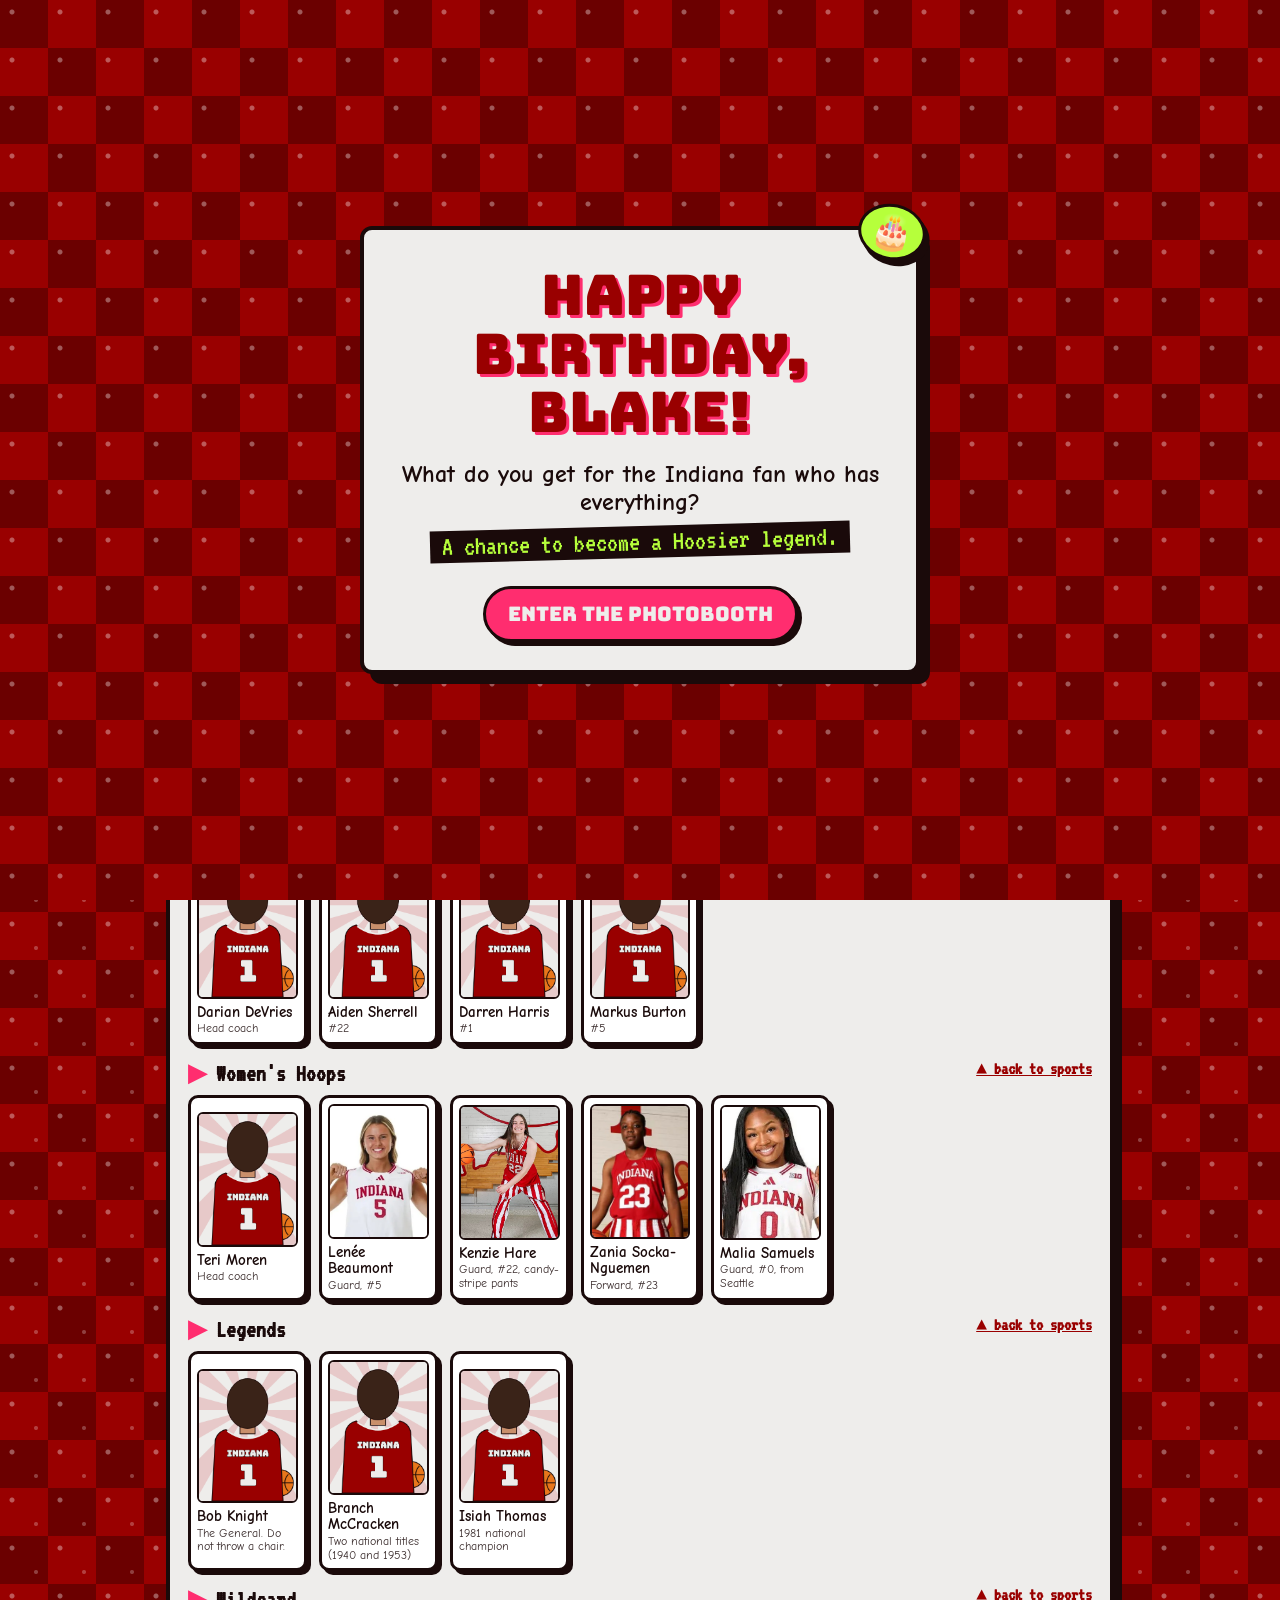
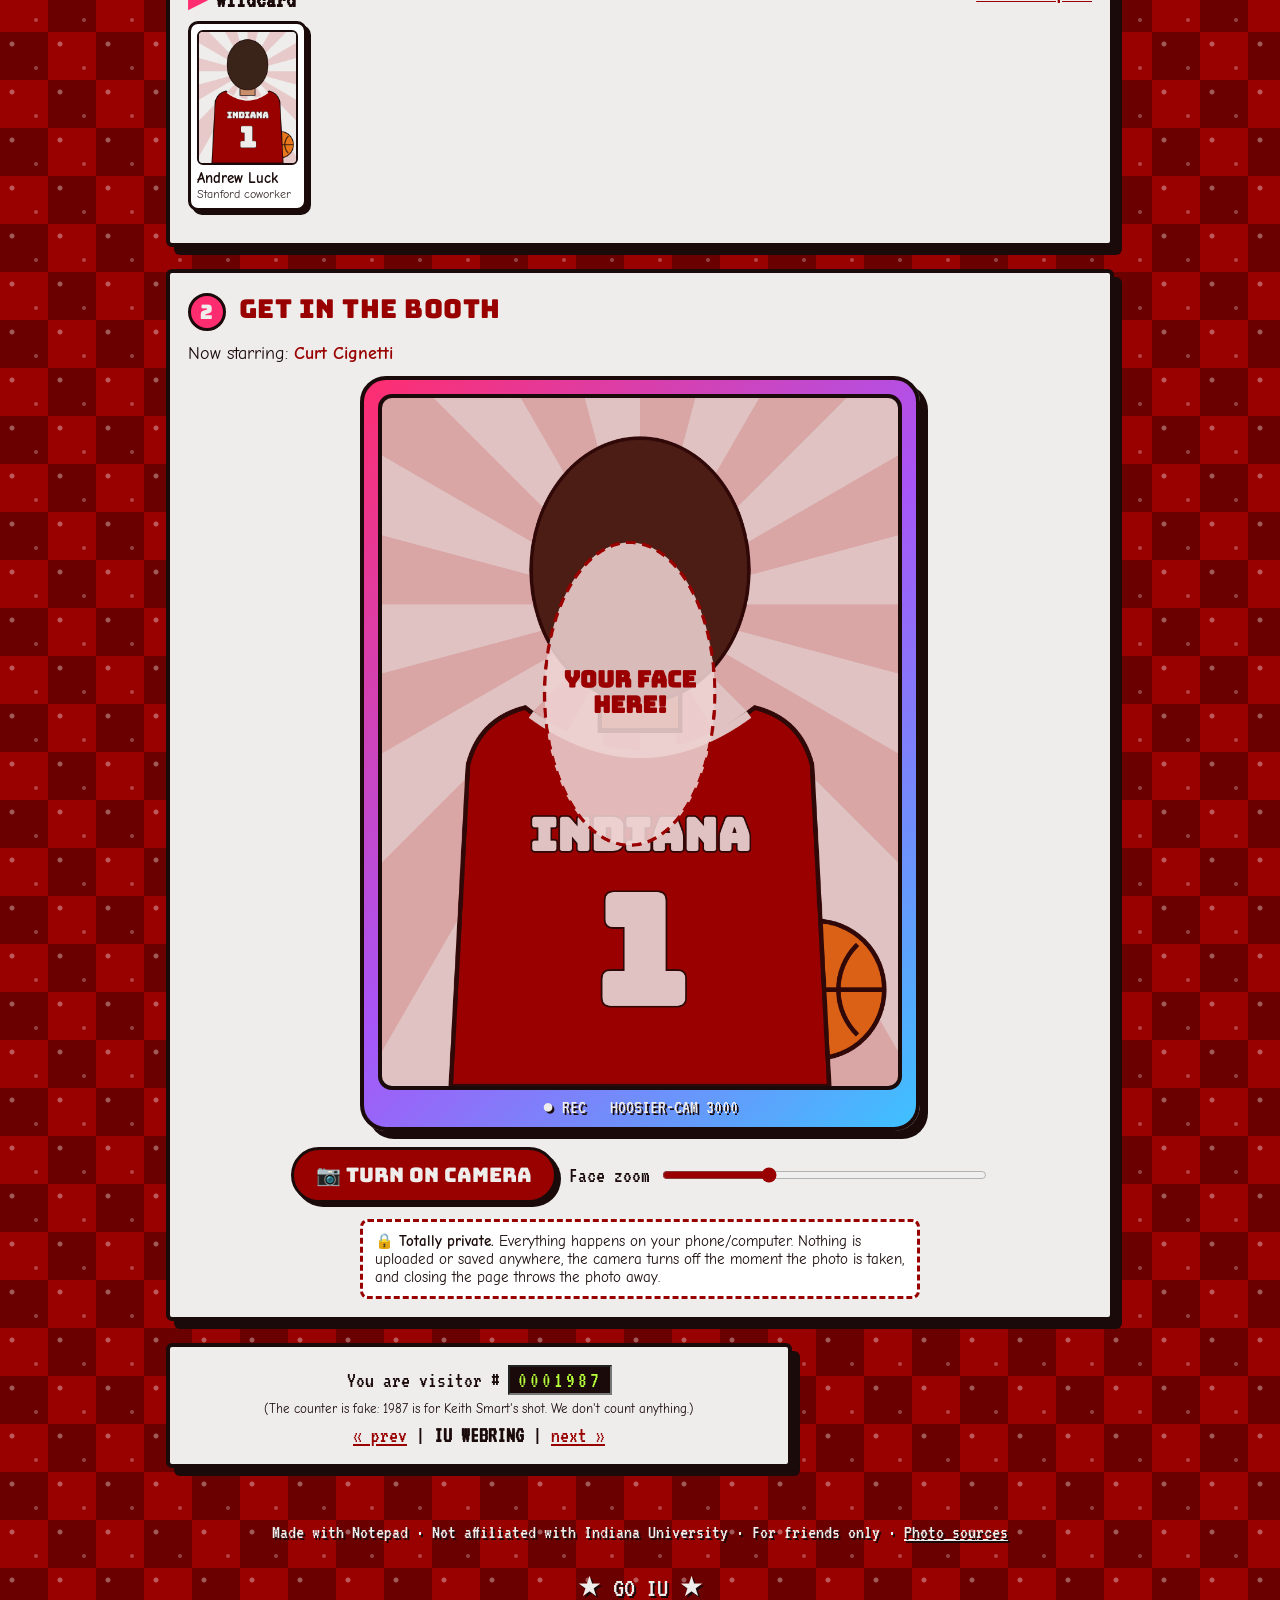
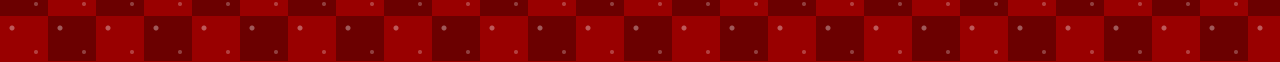
<file: index.html>
<!DOCTYPE html>
<html lang="en">
<head>
  <meta charset="utf-8">
  <meta name="viewport" content="width=device-width, initial-scale=1">
  <title>Hoosier Daddy Photobooth</title>
  <meta name="description" content="Put your face on an Indiana Hoosiers legend. Nothing is uploaded or saved.">
  <link rel="preconnect" href="https://fonts.googleapis.com">
  <link rel="preconnect" href="https://fonts.gstatic.com" crossorigin>
  <link href="https://fonts.googleapis.com/css2?family=Bungee&family=Bungee+Shade&family=Comic+Neue:wght@400;700&family=VT323&display=swap" rel="stylesheet">
  <link rel="stylesheet" href="style.css">
  <link rel="icon" href="data:image/svg+xml,%3Csvg xmlns='http://www.w3.org/2000/svg' viewBox='0 0 100 100'%3E%3Crect width='100' height='100' fill='%23990000'/%3E%3Ctext x='50' y='72' font-size='64' text-anchor='middle' fill='%23EEEDEB' font-family='Arial Black'%3EIU%3C/text%3E%3C/svg%3E">
</head>
<body class="splash-open">
  <div id="splash" class="splash" role="dialog" aria-modal="true" aria-labelledby="splash-title">
    <div class="splash-card">
      <div class="sticker splash-sticker" aria-hidden="true">🎂</div>
      <h1 id="splash-title" class="splash-title">Happy Birthday, Blake!</h1>
      <p id="splash-question" class="splash-question">What do you get for the Indiana fan who has everything?</p>
      <p id="splash-answer" class="splash-answer">A chance to become a Hoosier legend.</p>
      <div class="loadbar" aria-hidden="true"><span></span></div>
      <p class="loading-text" id="loading-text">LOADING LEGENDS...</p>
      <button id="enter-btn" class="btn btn-big btn-hot" type="button">ENTER THE PHOTOBOOTH</button>
    </div>
  </div>

  <div class="marquee" aria-hidden="true">
    <div class="marquee-track">
      <span>★ WELCOME TO THE HOOSIER DADDY PHOTOBOOTH ★ SIGN THE GUESTBOOK (just kidding, there is no guestbook) ★ GO IU! ★ NATIONAL CHAMPS ★ BEST VIEWED AT 800x600 ★ </span>
      <span>★ WELCOME TO THE HOOSIER DADDY PHOTOBOOTH ★ SIGN THE GUESTBOOK (just kidding, there is no guestbook) ★ GO IU! ★ NATIONAL CHAMPS ★ BEST VIEWED AT 800x600 ★ </span>
    </div>
  </div>

  <header class="hero">
    <div class="sticker sticker-new">NEW!</div>
    <div class="sticker sticker-cool">GO<br>IU</div>
    <h1 id="site-title">HOOSIER DADDY PHOTOBOOTH</h1>
    <p id="site-tagline" class="tagline">Put your face on a Hoosier legend</p>
    <div class="construction" aria-hidden="true"><span>🚧 UNDER CONSTRUCTION FOREVER 🚧</span></div>
  </header>

  <main>
    <section class="panel" id="pick-panel">
      <h2><span class="step">1</span> Pick your legend</h2>
      <nav id="jump-nav" class="jump-nav" aria-label="Jump to a sport"></nav>
      <div id="shelves"></div>
    </section>

    <section class="panel booth-panel" id="booth-panel">
      <h2><span class="step">2</span> Get in the booth</h2>
      <p class="now-playing">Now starring: <b id="now-name">…</b></p>

      <div class="tv">
        <div class="tv-screen">
          <canvas id="stage" aria-label="Photobooth preview"></canvas>
          <div id="countdown" class="countdown" hidden></div>
          <div id="flash" class="flash"></div>
        </div>
        <div class="tv-label">● REC &nbsp; HOOSIER-CAM 3000</div>
      </div>

      <div class="controls" id="live-controls">
        <button id="camera-btn" class="btn btn-big">📷 TURN ON CAMERA</button>
        <button id="snap-btn" class="btn btn-big btn-hot" hidden>SNAP IT! (3-2-1)</button>
        <label class="zoom" id="zoom-wrap" hidden>
          Face zoom
          <input type="range" id="zoom" min="1" max="3.5" step="0.05">
        </label>
        <p class="privacy">🔒 <b>Totally private.</b> Everything happens on your phone/computer. Nothing is uploaded or saved anywhere, the camera turns off the moment the photo is taken, and closing the page throws the photo away.</p>
        <p id="camera-error" class="error" hidden></p>
      </div>

      <div class="result" id="result" hidden>
        <img id="result-img" alt="Your photobooth picture">
        <div class="controls">
          <a id="save-btn" class="btn btn-big" download>💾 SAVE</a>
          <button id="share-btn" class="btn btn-big btn-sky" hidden>📤 SHARE</button>
          <button id="retake-btn" class="btn btn-big btn-hot">🔁 RETAKE</button>
        </div>
        <p id="share-tip" class="tip">Tap Share to send it to your group chat, Instagram or AirDrop.</p>
      </div>
    </section>

    <section class="panel side-panel">
      <div class="counter" title="hit counter (vibes only)">
        <span class="counter-label">You are visitor #</span>
        <span class="counter-digits">0001987</span>
      </div>
      <p class="small">(The counter is fake: 1987 is for Keith Smart's shot. We don't count anything.)</p>
      <div class="webring">
        <a href="#pick-panel">« prev</a> | <b>IU WEBRING</b> | <a href="#booth-panel">next »</a>
      </div>
    </section>

  </main>

  <footer>
    <p>Made with Notepad · Not affiliated with Indiana University · For friends only · <a href="https://github.com/hoosierdaddybg/photobooth/blob/main/CREDITS.md">Photo sources</a></p>
    <p class="blink">★ GO IU ★</p>
  </footer>

  <script src="settings.js"></script>
  <script src="photobooth.js"></script>
</body>
</html>
</file>
<file: style.css>
:root {
  --crimson: #990000;
  --crimson-dark: #6b0000;
  --cream: #EEEDEB;
  --cream-dark: #DCD5C4;
  --ink: #1a0a0a;
  --hot: #ff2d6f;
  --sky: #3ec1ff;
  --lime: #b6ff3b;
  --shadow: 5px 5px 0 var(--ink);
}

* { box-sizing: border-box; }

html { -webkit-text-size-adjust: 100%; }

body {
  margin: 0;
  color: var(--ink);
  font-family: "Comic Neue", "Comic Sans MS", "Comic Sans", cursive;
  font-size: 17px;
  /* Angelfire-style tiled background: crimson/cream checker with stars */
  background-color: var(--crimson);
  background-image:
    radial-gradient(circle at 25% 25%, rgba(255,255,255,.35) 0 2px, transparent 3px),
    radial-gradient(circle at 75% 75%, rgba(255,255,255,.25) 0 1.5px, transparent 2.5px),
    conic-gradient(var(--crimson) 25%, var(--crimson-dark) 0 50%, var(--crimson) 0 75%, var(--crimson-dark) 0);
  background-size: 48px 48px, 48px 48px, 96px 96px;
  overflow-x: hidden;
}

/* ---------- marquee ---------- */
.marquee {
  background: var(--ink);
  color: var(--lime);
  font-family: "VT323", monospace;
  font-size: 22px;
  overflow: hidden;
  white-space: nowrap;
  border-bottom: 3px solid var(--cream);
}
.marquee-track { display: inline-flex; animation: scroll 28s linear infinite; }
.marquee-track span { padding: 4px 0; }
@keyframes scroll { to { transform: translateX(-50%); } }

/* ---------- header ---------- */
.hero {
  position: relative;
  text-align: center;
  padding: 36px 16px 20px;
  max-width: 980px;
  margin: 0 auto;
}
.hero h1 {
  /* Retro marquee sign: solid cream letters on a dark panel so the
     title stays readable over the crimson checkerboard. */
  display: inline-block;
  font-family: "Bungee", Impact, sans-serif;
  font-weight: 400;
  font-size: clamp(30px, 7vw, 68px);
  line-height: 1.05;
  margin: 0;
  padding: 14px 22px 16px;
  color: var(--cream);
  background: var(--ink);
  border: 4px solid var(--cream);
  border-radius: 10px;
  box-shadow: 8px 8px 0 var(--hot);
  text-shadow: 3px 3px 0 var(--crimson);
  transform: rotate(-2deg);
}
.tagline {
  display: inline-block;
  margin: 18px 0 8px;
  padding: 6px 14px;
  background: var(--cream);
  border: 3px solid var(--ink);
  box-shadow: var(--shadow);
  font-weight: 700;
  transform: rotate(1.5deg);
}
.construction {
  margin: 16px auto 0;
  max-width: 420px;
  padding: 6px;
  font-family: "VT323", monospace;
  font-size: 20px;
  background: repeating-linear-gradient(45deg, #ffd400 0 16px, var(--ink) 16px 32px);
  border: 3px solid var(--ink);
}
.construction span { background: #ffd400; padding: 0 8px; }

.sticker {
  position: absolute;
  font-family: "Bungee", Impact, sans-serif;
  border: 3px solid var(--ink);
  box-shadow: var(--shadow);
  text-align: center;
  line-height: 1;
  z-index: 2;
}
.sticker-new {
  top: 14px; left: 4%;
  background: var(--lime);
  padding: 10px 12px;
  border-radius: 50%;
  transform: rotate(-14deg);
  animation: wobble 1.2s ease-in-out infinite;
}
.sticker-cool {
  top: 20px; right: 4%;
  background: var(--sky);
  padding: 12px 10px;
  border-radius: 14px;
  transform: rotate(12deg);
  font-size: 18px;
}
@keyframes wobble { 50% { transform: rotate(-4deg) scale(1.1); } }

/* ---------- layout ---------- */
main {
  max-width: 980px;
  margin: 0 auto;
  padding: 0 16px 24px;
  display: grid;
  gap: 22px;
}

.panel {
  background: var(--cream);
  border: 4px solid var(--ink);
  border-radius: 6px;
  box-shadow: 8px 8px 0 var(--ink);
  padding: 18px;
  min-width: 0;
}
.panel h2 {
  font-family: "Bungee", Impact, sans-serif;
  font-weight: 400;
  color: var(--crimson);
  margin: 0 0 12px;
  font-size: 26px;
  letter-spacing: .5px;
}
.step {
  display: inline-grid;
  place-items: center;
  width: 38px; height: 38px;
  background: var(--hot);
  color: var(--cream);
  border: 3px solid var(--ink);
  border-radius: 50%;
  margin-right: 6px;
  font-size: 20px;
  vertical-align: middle;
}

/* ---------- picker ---------- */
.jump-nav {
  display: flex;
  flex-wrap: wrap;
  gap: 10px;
  margin: 0 0 14px;
  padding: 10px;
  background: #fff;
  border: 3px dashed var(--crimson);
  border-radius: 8px;
}
.jump-nav:empty { display: none; }
.jump-btn {
  font-family: "Bungee", Impact, sans-serif;
  font-size: 15px;
  text-decoration: none;
  color: var(--cream);
  background: var(--crimson);
  border: 3px solid var(--ink);
  border-radius: 999px;
  padding: 8px 14px;
  box-shadow: 3px 3px 0 var(--ink);
  transition: transform .08s, box-shadow .08s;
}
.jump-btn:nth-child(even) { background: var(--cream); color: var(--crimson); }
.jump-btn:hover { transform: translate(-1px, -1px); box-shadow: 4px 4px 0 var(--ink); }
.jump-btn:active { transform: translate(2px, 2px); box-shadow: 1px 1px 0 var(--ink); }
.jump-btn:focus-visible { outline: 4px dashed var(--sky); outline-offset: 3px; }
.shelf { margin-bottom: 14px; scroll-margin-top: 12px; }
.back-top {
  float: right;
  font-size: 18px;
  color: var(--crimson);
  text-decoration: underline;
}
.back-top:hover { color: var(--hot); }
.shelf h3 {
  font-family: "VT323", monospace;
  font-size: 24px;
  margin: 8px 0;
  color: var(--ink);
}
.shelf h3::before { content: "▶ "; color: var(--hot); }
.cards {
  display: grid;
  grid-template-columns: repeat(auto-fill, minmax(118px, 1fr));
  gap: 12px;
}
.card {
  appearance: none;
  font: inherit;
  text-align: left;
  cursor: pointer;
  background: #fff;
  border: 3px solid var(--ink);
  border-radius: 10px;
  padding: 6px;
  box-shadow: 4px 4px 0 var(--ink);
  transition: transform .1s;
  color: var(--ink);
}
.card:hover { transform: translate(-2px, -2px) rotate(-1deg); }
.card:focus-visible { outline: 4px dashed var(--sky); outline-offset: 2px; }
.card[aria-pressed="true"] {
  background: var(--crimson);
  color: var(--cream);
  box-shadow: 4px 4px 0 var(--hot);
}
.card .thumb {
  width: 100%;
  aspect-ratio: 3 / 4;
  object-fit: cover;
  display: block;
  border: 2px solid var(--ink);
  border-radius: 6px;
  background: var(--cream-dark);
}
.card .card-name { display: block; font-weight: 700; font-size: 15px; margin-top: 5px; line-height: 1.1; }
.card .card-cap { display: block; font-size: 12px; line-height: 1.15; margin-top: 2px; opacity: .85; }
.card .needs {
  display: inline-block;
  background: #ffd400;
  color: var(--ink);
  font-size: 11px;
  font-weight: 700;
  padding: 1px 5px;
  border: 2px solid var(--ink);
  border-radius: 4px;
  margin-top: 4px;
}

/* ---------- booth ---------- */
.now-playing { margin: 0 0 12px; font-size: 18px; }
.now-playing b { color: var(--crimson); }

.tv {
  max-width: 560px;
  margin: 0 auto;
  padding: 14px 14px 8px;
  background: linear-gradient(135deg, var(--hot), #a855f7 50%, var(--sky));
  border: 4px solid var(--ink);
  border-radius: 26px;
  box-shadow: 8px 8px 0 var(--ink);
}
.tv-screen {
  position: relative;
  border: 4px solid var(--ink);
  border-radius: 14px;
  overflow: hidden;
  background: var(--ink);
  line-height: 0;
}
#stage { width: 100%; height: auto; display: block; }
.tv-label {
  font-family: "VT323", monospace;
  font-size: 20px;
  color: var(--cream);
  text-shadow: 2px 2px 0 var(--ink);
  padding-top: 6px;
  text-align: center;
}

.countdown {
  position: absolute;
  inset: 0;
  display: grid;
  place-items: center;
  font-family: "Bungee", Impact, sans-serif;
  font-size: clamp(90px, 30vw, 220px);
  line-height: 1;
  color: var(--cream);
  -webkit-text-stroke: 6px var(--ink);
  text-shadow: 8px 8px 0 var(--hot);
  background: rgba(153, 0, 0, .18);
  pointer-events: none;
}
.countdown.pop span { animation: pop .9s ease-out both; }
@keyframes pop { 0% { transform: scale(2.2) rotate(-12deg); opacity: 0; } 25% { opacity: 1; } 100% { transform: scale(.9) rotate(4deg); } }
.flash {
  position: absolute; inset: 0;
  background: #fff;
  opacity: 0;
  pointer-events: none;
}
.flash.go { animation: flash .5s ease-out; }
@keyframes flash { 0% { opacity: 1; } 100% { opacity: 0; } }

.controls {
  display: flex;
  flex-wrap: wrap;
  justify-content: center;
  align-items: center;
  gap: 12px;
  margin-top: 16px;
}
.btn {
  appearance: none;
  font-family: "Bungee", Impact, sans-serif;
  font-size: 18px;
  text-decoration: none;
  cursor: pointer;
  color: var(--cream);
  background: var(--crimson);
  border: 3px solid var(--ink);
  border-radius: 999px;
  padding: 12px 22px;
  box-shadow: 4px 4px 0 var(--ink);
  transition: transform .08s, box-shadow .08s;
}
.btn:hover { transform: translate(-1px, -1px); box-shadow: 5px 5px 0 var(--ink); }
.btn:active { transform: translate(3px, 3px); box-shadow: 1px 1px 0 var(--ink); }
.btn:disabled { opacity: .55; cursor: wait; }
.btn:focus-visible { outline: 4px dashed var(--sky); outline-offset: 3px; }
.btn-hot { background: var(--hot); }
.btn-sky { background: var(--sky); color: var(--ink); }
.btn-big { font-size: 20px; }

.zoom {
  display: flex;
  align-items: center;
  gap: 10px;
  font-family: "VT323", monospace;
  font-size: 22px;
  width: 100%;
  max-width: 420px;
  justify-content: center;
}
.zoom input { flex: 1; accent-color: var(--crimson); }

.privacy {
  flex-basis: 100%;
  max-width: 560px;
  margin: 4px auto 0;
  padding: 10px 12px;
  background: #fff;
  border: 3px dashed var(--crimson);
  border-radius: 8px;
  font-size: 15px;
}
.error {
  flex-basis: 100%;
  max-width: 560px;
  margin: 0 auto;
  padding: 10px 12px;
  background: #ffe0e0;
  border: 3px solid var(--crimson);
  border-radius: 8px;
  font-weight: 700;
}

.result { text-align: center; }
.result img {
  max-width: min(560px, 100%);
  width: 100%;
  border: 4px solid var(--ink);
  border-radius: 8px;
  box-shadow: 8px 8px 0 var(--hot);
  transform: rotate(-1deg);
  background: #fff;
}
.tip { font-size: 15px; margin: 12px 0 0; }

/* ---------- side bits ---------- */
.side-panel { text-align: center; }
.counter {
  display: inline-flex;
  align-items: center;
  gap: 8px;
  font-family: "VT323", monospace;
  font-size: 22px;
}
.counter-digits {
  background: var(--ink);
  color: var(--lime);
  padding: 2px 8px;
  letter-spacing: 3px;
  border: 2px inset #777;
}
.small { font-size: 13px; margin: 6px 0; }
.webring { font-family: "VT323", monospace; font-size: 22px; margin-top: 8px; }
.webring a { color: var(--crimson); }

footer a { color: var(--cream); }

footer {
  text-align: center;
  color: var(--cream);
  font-family: "VT323", monospace;
  font-size: 20px;
  padding: 10px 16px 30px;
  text-shadow: 2px 2px 0 var(--ink);
}
.blink { animation: blink 1s steps(2, start) infinite; font-size: 28px; }
@keyframes blink { to { visibility: hidden; } }

@media (min-width: 900px) {
  main { grid-template-columns: 1fr 300px; }
  #pick-panel, #booth-panel { grid-column: 1 / -1; }
}

@media (max-width: 600px) {
  .sticker-cool { display: none; }
  .sticker-new { top: 6px; left: 8px; font-size: 13px; }
  .hero { padding-top: 40px; }
  .panel { padding: 14px; }
  .btn-big { font-size: 17px; padding: 11px 18px; }
  .jump-nav { display: grid; grid-template-columns: 1fr 1fr; gap: 8px; }
  .jump-btn { text-align: center; font-size: 14px; padding: 10px 6px; }
}

@media (prefers-reduced-motion: reduce) {
  .marquee-track, .sticker-new, .blink, .countdown.pop span { animation: none; }
}

/* ---------- birthday landing page ---------- */
body.splash-open { overflow: hidden; }
.splash {
  position: fixed;
  inset: 0;
  z-index: 50;
  display: grid;
  place-items: center;
  padding: 16px;
  overflow-y: auto;
  background-color: var(--crimson);
  background-image:
    radial-gradient(circle at 25% 25%, rgba(255,255,255,.35) 0 2px, transparent 3px),
    conic-gradient(var(--crimson) 25%, var(--crimson-dark) 0 50%, var(--crimson) 0 75%, var(--crimson-dark) 0);
  background-size: 48px 48px, 96px 96px;
  transition: opacity .35s ease;
}
.splash.leaving { opacity: 0; pointer-events: none; }
.splash[hidden] { display: none; }
.splash-card {
  position: relative;
  width: 100%;
  max-width: 560px;
  text-align: center;
  background: var(--cream);
  border: 4px solid var(--ink);
  border-radius: 12px;
  box-shadow: 10px 10px 0 var(--ink);
  padding: 36px 22px 28px;
}
.splash-sticker {
  top: -26px; right: -10px;
  background: var(--lime);
  font-size: 34px;
  padding: 8px 10px;
  border-radius: 50%;
  transform: rotate(12deg);
  animation: wobble 1.2s ease-in-out infinite;
}
.splash-title {
  font-family: "Bungee", Impact, sans-serif;
  font-weight: 400;
  font-size: clamp(32px, 8.5vw, 56px);
  line-height: 1.05;
  margin: 0 0 18px;
  color: var(--crimson);
  text-shadow: 3px 3px 0 var(--hot);
}
.splash-question {
  font-size: clamp(19px, 4.6vw, 24px);
  font-weight: 700;
  margin: 0 0 10px;
}
.splash-answer {
  display: inline-block;
  font-family: "VT323", monospace;
  font-size: clamp(22px, 5vw, 28px);
  margin: 0 0 22px;
  padding: 2px 12px;
  background: var(--ink);
  color: var(--lime);
  transform: rotate(-1.5deg);
}
.loadbar {
  height: 26px;
  max-width: 360px;
  margin: 0 auto;
  border: 3px solid var(--ink);
  background: #fff;
  padding: 3px;
}
.loadbar span {
  display: block;
  height: 100%;
  width: 0;
  background: repeating-linear-gradient(90deg, var(--crimson) 0 14px, var(--hot) 14px 18px);
  animation: load 1.6s steps(16, end) forwards;
}
@keyframes load { to { width: 100%; } }
.loading-text {
  font-family: "VT323", monospace;
  font-size: 22px;
  margin: 8px 0 0;
}
#enter-btn { margin-top: 6px; }
.splash:not(.ready) #enter-btn { display: none; }
.splash.ready .loadbar, .splash.ready .loading-text { display: none; }

@media (prefers-reduced-motion: reduce) {
  .splash-sticker, .loadbar span { animation: none; }
  .loadbar span { width: 100%; }
}
</file>
